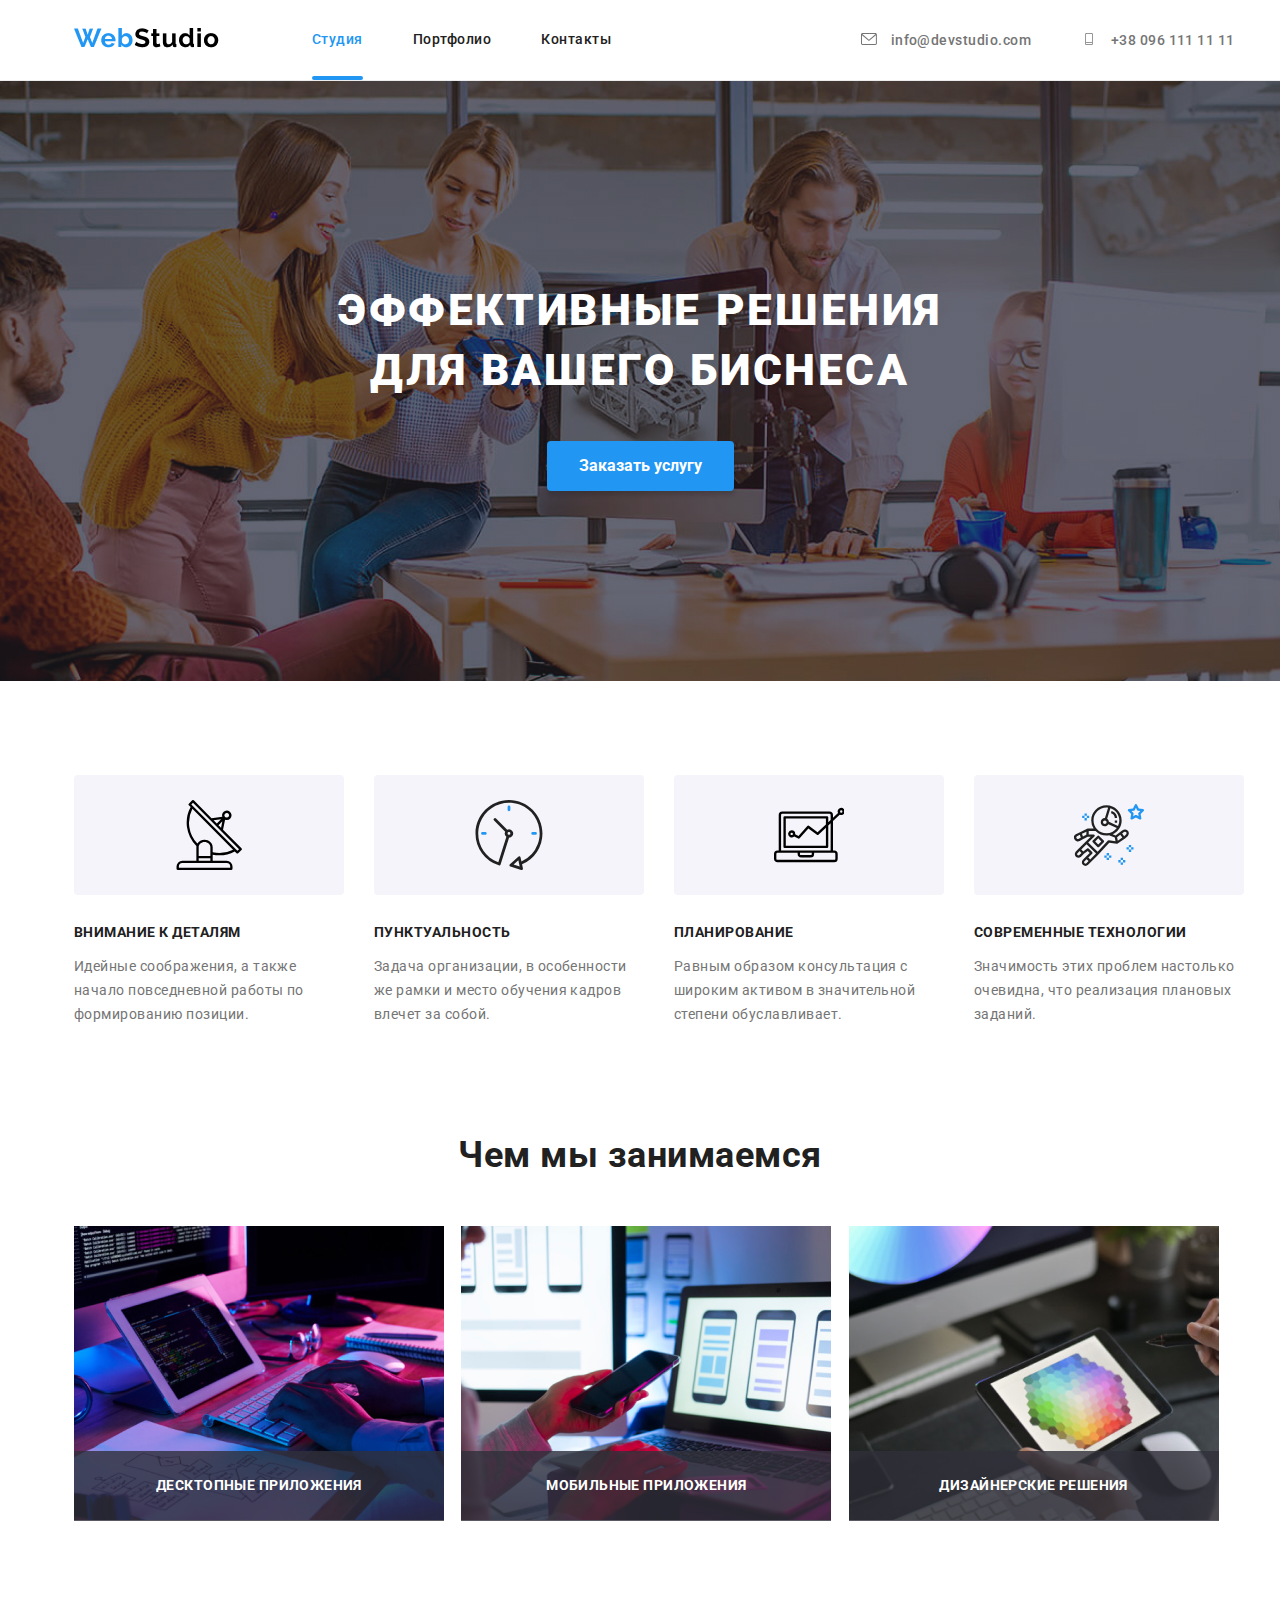
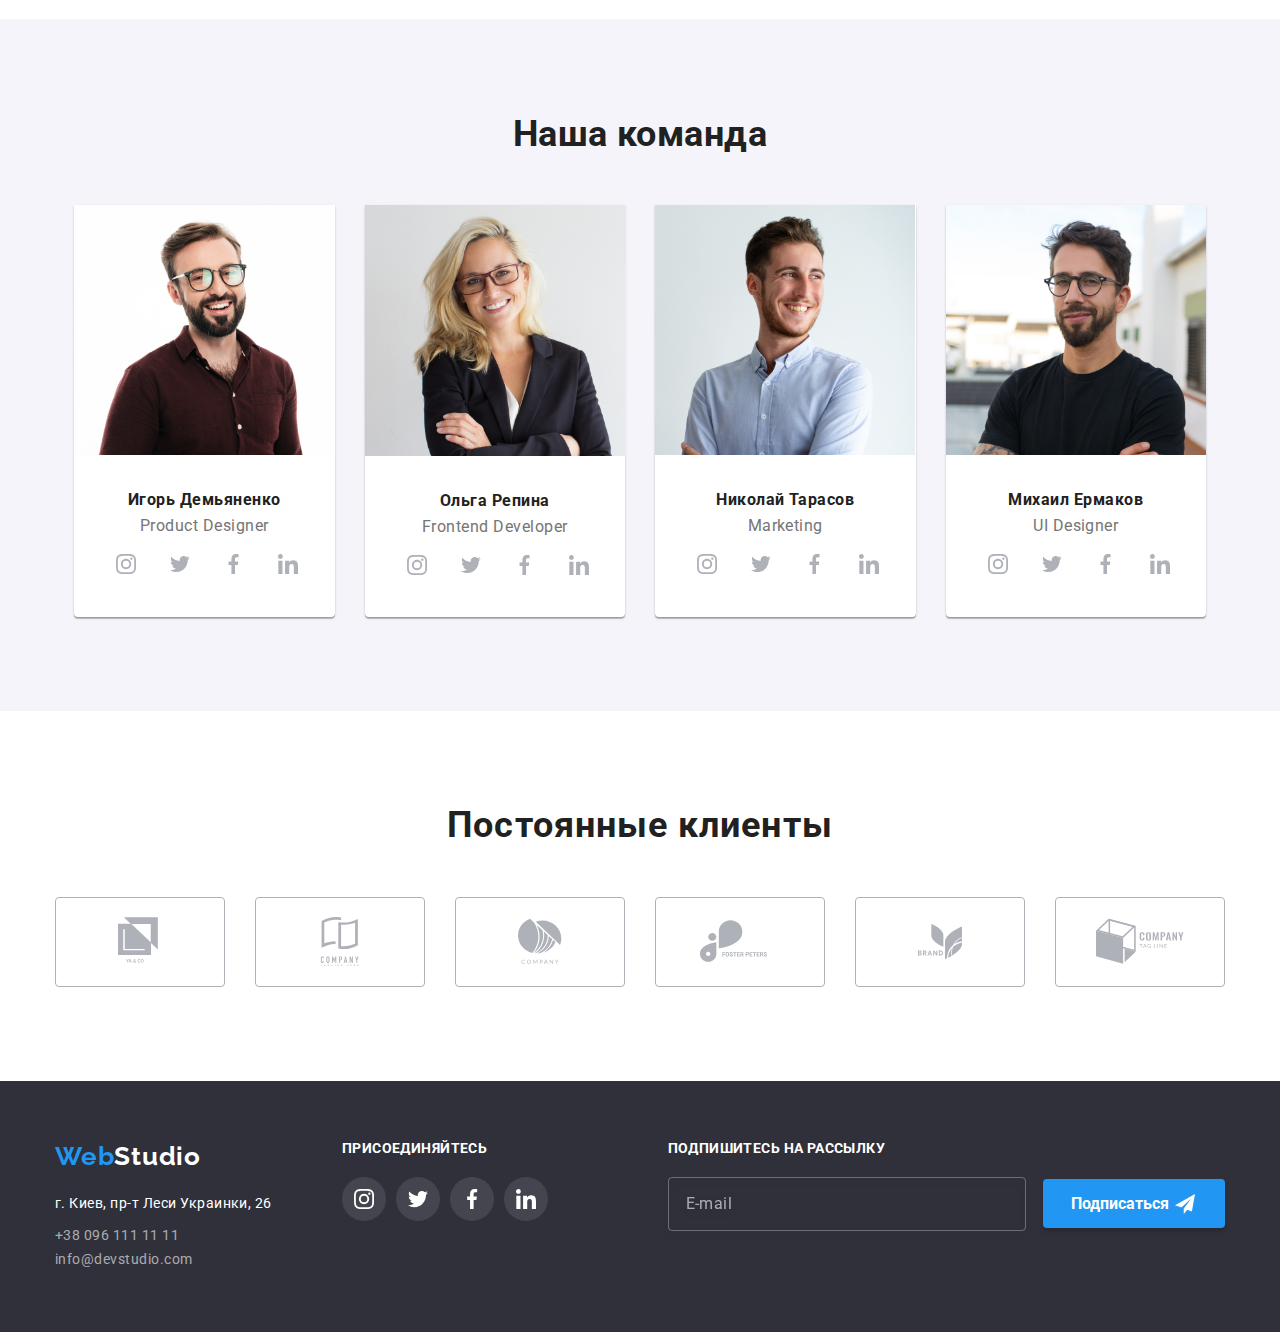
<file: index.html>
<!DOCTYPE html>
<html lang="ru">
  <head>
    <meta charset="UTF-8" />
    <title>bem-sass</title>
    <link rel="preconnect" href="https://fonts.gstatic.com" />
    <link
      href="https://fonts.googleapis.com/css2?family=Raleway:wght@700&family=Roboto:wght@400;500;700;900&display=swap"
      rel="stylesheet"
    />
    <link rel="stylesheet" href="./css/main.min.css" />
  </head>

  <body>
    <!--Шапка-->
    <header>
      <div class="container-header container">
        <nav class="container-header__nav">
          <a href="./index.html">
            <img src="./images/WebStudio.png" alt="logo" />
          </a>
          <ul class="container-header__list list">
            <li class="item">
              <a class="container-header__links current" href="./index.html">Студия</a>
            </li>
            <li class="item">
              <a class="container-header__links" href="portfolio.html">Портфолио</a>
            </li>
            <li class="item"><a class="container-header__links" href="">Контакты</a></li>
          </ul>
        </nav>
        <address>
          <ul class="auth-nav list">
            <li class="item list">
              <a class="auth-nav__contacts list" href="mailto:info@devstudio.com">
                <svg class="auth-nav__icons list">
                  <use href="./images/symbol-defs.svg#icon-mail"></use>
                </svg>
                info@devstudio.com</a
              >
            </li>
            <li class="item">
              <a class="auth-nav__contacts" href="tel:+380961111111">
                <svg class="auth-nav__icons list">
                  <use href="./images/symbol-defs.svg#icon-tel"></use>
                </svg>
                +38 096 111 11 11
              </a>
            </li>
          </ul>
        </address>
      </div>
    </header>
    <main>
      <section class="hero">
        <h1 class="hero__title list">
          ЭФФЕКТИВНЫЕ РЕШЕНИЯ<br />ДЛЯ ВАШЕГО БИСНЕСА
        </h1>
        <button data-open-modal class="hero__button">Заказать услугу</button>
      </section>
      <!--наші переваги-->
      <section class="benefits list">
        <div class="benefits__container">
          <h2 class="visualy-hidden list">наші переваги</h2>
          <ul class="benefits__list list">
            <li class="item">
              <div class="benefits__background">
                <svg class="benefits__icons">
                  <use href="./images/symbol-defs.svg#icon-antenna"></use>
                </svg>
              </div>
              <h3 class="benefits__title">Внимание к деталям</h3>
              <p class="benefits__text">
                Идейные соображения, а также начало повседневной работы по
                формированию позиции.
              </p>
            </li>
            <li>
              <div class="benefits__background">
                <svg class="benefits__icons">
                  <use href="./images/symbol-defs.svg#icon-clock"></use>
                </svg>
              </div>
              <h3 class="benefits__title">Пунктуальность</h3>
              <p class="benefits__text">
                Задача организации, в особенности же рамки и место обучения
                кадров влечет за собой.
              </p>
            </li>
            <li class="item">
              <div class="benefits__background">
                <svg class="benefits__icons">
                  <use href="./images/symbol-defs.svg#icon-computer"></use>
                </svg>
              </div>
              <h3 class="benefits__title">Планирование</h3>
              <p class="benefits__text">
                Равным образом консультация с широким активом в значительной
                степени обуславливает.
              </p>
            </li>
            <li class="item">
              <div class="benefits__background">
                <svg class="benefits__icons">
                  <use href="./images/symbol-defs.svg#icon-astronaut"></use>
                </svg>
              </div>
              <h3 class="benefits__title">Современные технологии</h3>
              <p class="benefits__text">
                Значимость этих проблем настолько очевидна, что реализация
                плановых заданий.
              </p>
            </li>
          </ul>
        </div>
      </section>
      <!--Чем мы занимаемся-->
      <section class="our-work list">
        <div class="our-work__container">
          <h2 class="our-work__feature list">Чем мы занимаемся</h2>
          <ul class="our-work__list list">
            <li class="item">
              <img src="./images/img.jpg" width="370" alt="фото роботи1" />
              <h3 class="our-work__title list">ДЕСКТОПНЫЕ ПРИЛОЖЕНИЯ</h3>
            </li>
            <li class="item">
              <img src="./images/img(1).jpg" width="370" alt="фото роботи2" />
              <h3 class="our-work__title list">МОБИЛЬНЫЕ ПРИЛОЖЕНИЯ</h3>
            </li>
            <li class="item">
              <img src="./images/img(2).jpg" width="370" alt="фото роботи3" />
              <h3 class="our-work__title list">ДИЗАЙНЕРСКИЕ РЕШЕНИЯ</h3>
            </li>
          </ul>
        </div>
      </section>
      <!--Наша команда-->
      <section class="team list">
        <div class="team__container">
          <h2 class="team__title list">Наша команда</h2>
          <ul class="team__work list">
            <li class="item list">
              <img
                src="./images/img(3).jpg"
                width="260"
                alt="Игорь Демьяненко"
              /><br />
              <div class="team__staff list">
                <h3 class="team__name list">Игорь Демьяненко</h3>
                <p class="team__positions">Product Designer</p>
              
              <ul class="team__networks list">
                <li class="networks-item list">
                  <a
                    class="team__social-link list"
                    href="https://www.instagram.com/"
                    target="_blank"
                  >
                    <svg class="team__icons list">
                      <use href="./images/symbol-defs.svg#icon-instagram"></use>
                    </svg>
                  </a>
                </li>
                <li class="networks-item list">
                  <a
                    class="team__social-link"
                    href="https://twitter.com/?lang=uk"
                    target="_blank"
                  >
                    <svg class="team__icons">
                      <use href="./images/symbol-defs.svg#icon-twitter"></use>
                    </svg>
                  </a>
                </li>
                <li>
                  <a
                    class="team__social-link"
                    href="https://uk-ua.facebook.com/"
                    target="_blank"
                  >
                    <svg class="team__icons">
                      <use href="./images/symbol-defs.svg#icon-facebook"></use>
                    </svg>
                  </a>
                </li>
                <li>
                  <a
                    class="team__social-link"
                    href="https://www.linkedin.com/"
                    target="_blank"
                  >
                    <svg class="team__icons">
                      <use href="./images/symbol-defs.svg#icon-linkedin"></use>
                    </svg>
                  </a>
                </li>
              </ul>
            </div>
            </li>
            <li class="item list">
              <img
                src="./images/img(4).jpg"
                width="261"
                alt="Ольга Репина"
              /><br />
              <div class="team__staff list">
                <h3 class="team__name list">Ольга Репина</h3>
                <p class="team__positions">Frontend Developer</p>
              
              <ul class="team__networks list">
                <li>
                  <a
                    class="team__social-link"
                    href="https://www.instagram.com/"
                    target="_blank"
                  >
                    <svg class="team__icons">
                      <use href="./images/symbol-defs.svg#icon-instagram"></use>
                    </svg>
                  </a>
                </li>
                <li>
                  <a
                    class="team__social-link"
                    href="https://twitter.com/?lang=uk"
                    target="_blank"
                  >
                    <svg class="team__icons">
                      <use href="./images/symbol-defs.svg#icon-twitter"></use>
                    </svg>
                  </a>
                </li>
                <li>
                  <a
                    class="team__social-link"
                    href="https://uk-ua.facebook.com/"
                    target="_blank"
                  >
                    <svg class="team__icons">
                      <use href="./images/symbol-defs.svg#icon-facebook"></use>
                    </svg>
                  </a>
                </li>
                <li>
                  <a
                    class="team__social-link"
                    href="https://www.linkedin.com/"
                    target="_blank"
                  >
                    <svg class="team__icons">
                      <use href="./images/symbol-defs.svg#icon-linkedin"></use>
                    </svg>
                  </a>
                </li>
              </ul>
            </div>
            </li>
            <li class="item list">
              <img
                src="./images/img(5).jpg"
                width="260"
                alt="Николай Тарасов"
              /><br />
              <div class="team__staff list">
                <h3 class="team__name list">Николай Тарасов</h3>
                <p class="team__positions">Marketing</p>
             
              <ul class="team__networks list">
                <li>
                  <a
                    class="team__social-link"
                    href="https://www.instagram.com/"
                    target="_blank"
                  >
                    <svg class="team__icons">
                      <use href="./images/symbol-defs.svg#icon-instagram"></use>
                    </svg>
                  </a>
                </li>
                <li>
                  <a
                    class="team__social-link"
                    href="https://twitter.com/?lang=uk"
                    target="_blank"
                  >
                    <svg class="team__icons">
                      <use href="./images/symbol-defs.svg#icon-twitter"></use>
                    </svg>
                  </a>
                </li>
                <li>
                  <a
                    class="team__social-link"
                    href="https://uk-ua.facebook.com/"
                    target="_blank"
                  >
                    <svg class="team__icons">
                      <use href="./images/symbol-defs.svg#icon-facebook"></use>
                    </svg>
                  </a>
                </li>
                <li>
                  <a
                    class="team__social-link"
                    href="https://www.linkedin.com/"
                    target="_blank"
                  >
                    <svg class="team__icons">
                      <use href="./images/symbol-defs.svg#icon-linkedin"></use>
                    </svg>
                  </a>
                </li>
              </ul>
            </div>
            </li>
            <li class="item list">
              <img
                src="./images/img(6).jpg"
                width="260"
                alt="Михаил Ермаков"
              /><br />
              <div class="team__staff list">
                <h3 class="team__name list">Михаил Ермаков</h3>
                <p class="team__positions">UI Designer</p>
              
              <ul class="team__networks list">
                <li>
                  <a
                    class="team__social-link"
                    href="https://www.instagram.com/"
                    target="_blank"
                  >
                    <svg class="team__icons">
                      <use href="./images/symbol-defs.svg#icon-instagram"></use>
                    </svg>
                  </a>
                </li>
                <li>
                  <a
                    class="team__social-link"
                    href="https://twitter.com/?lang=uk/"
                    target="_blank"
                  >
                    <svg class="team__icons">
                      <use href="./images/symbol-defs.svg#icon-twitter"></use>
                    </svg>
                  </a>
                </li>
                <li>
                  <a
                    class="team__social-link"
                    href="https://uk-ua.facebook.com/"
                    target="_blank"
                  >
                    <svg class="team__icons">
                      <use href="./images/symbol-defs.svg#icon-facebook"></use>
                    </svg>
                  </a>
                </li>
                <li>
                  <a
                    class="team__social-link"
                    href="https://www.linkedin.com/"
                    target="_blank"
                  >
                    <svg class="team__icons">
                      <use href="./images/symbol-defs.svg#icon-linkedin"></use>
                    </svg>
                  </a>
                </li>
              </ul>
            </div>
            </li>
          </ul>
        </div>
      </section>
      <!--наші клієнти-->
      <section class="clients">
        <h3 class="clients__title list">Постоянные клиенты</h3>
        <ul class="clients__icons list">
          <li class="item">
            <a href="#" class="clients__link">
              <svg class="clients__logo" width="44" height="49">
                <use href="./images/symbol-defs.svg#icon-logo-1"></use>
              </svg>
            </a>
          </li>
          <li class="item">
            <a class="clients__link" href="#"
              ><svg class="clients__logo" width="44" height="49">
                <use href="./images/symbol-defs.svg#icon-logo-2"></use>
              </svg>
            </a>
          </li>
          <li class="item">
            <a class="clients__link" href="#">
              <svg class="clients__logo" width="44" height="49">
                <use href="./images/symbol-defs.svg#icon-logo-3"></use>
              </svg>
            </a>
          </li>
          <li class="item">
            <a class="clients__link" href="#"
              ><svg class="clients__logo" width="80" height="49">
                <use href="./images/symbol-defs.svg#icon-logo-4"></use>
              </svg>
            </a>
          </li>
          <li class="item">
            <a class="clients__link" href="#"
              ><svg class="clients__logo" width="44" height="49">
                <use href="./images/symbol-defs.svg#icon-logo-5"></use>
              </svg>
            </a>
          </li>
          <li class="item">
            <a class="clients__link" href="#"
              ><svg class="clients__logo" width="88" height="49">
                <use href="./images/symbol-defs.svg#icon-logo-6"></use>
              </svg>
            </a>
          </li>
        </ul>
      </section>
    </main>
    <footer>
      <div class="footer__container">
        <div>
          <a href="./index.html"
            ><span class="web">Web</span><span class="studio">Studio</span>
          </a>
          <address>
            <p class="footer__address">г. Киев, пр-т Леси Украинки, 26</p>
            <a class="footer__tel" href="tel:+380961111111">+38 096 111 11 11</a><br />
            <a class="footer__email" href="mailto:info@devstudio.com"
              >info@devstudio.com</a
            >
          </address>
        </div>
        <div class="footer__end">
          <h3 class="footer__join list">ПРИСОЕДИНЯЙТЕСЬ</h3>
          <ul class="footer-networks">
            <li>
              <a
                class="footer__social-links"
                href="https://www.instagram.com/"
                target="_blank"
              >
                <svg class="footer__icons">
                  <use href="./images/symbol-defs.svg#icon-instagram-2"></use>
                </svg>
              </a>
            </li>
            <li>
              <a
                class="footer__social-links"
                href="https://www.instagram.com/"
                target="_blank"
              >
                <svg class="footer__icons">
                  <use href="./images/symbol-defs.svg#icon-twitter-1"></use>
                </svg>
              </a>
            </li>
            <li>
              <a
                class="footer__social-links"
                href="https://www.instagram.com/"
                target="_blank"
              >   
                <svg class="footer__icons">
                  <use href="./images/symbol-defs.svg#icon-facebook-1"></use>
                </svg>
              </a>
            </li>
            <li>
              <a
                class="footer__social-links"
                href="https://www.instagram.com/"
                target="_blank"
              >
                <svg class="footer__icons">
                  <use href="./images/symbol-defs.svg#icon-linkedin-1"></use>
                </svg>
              </a>
            </li>
          </ul>
        </div>
        <div class="footer__form">
          <h3 class="footer__join list">Подпишитесь на рассылку</h3>
          <form>
            <input class="footer__form-input" type="email" placeholder="E-mail" />

            <button class="footer__form-button" type="submit">
              Подписаться
              <svg class="footer__form-icon" width="24" height="20">
                <use href="./images/symbol-defs.svg#icon-send"></use>
              </svg>
            </button>
          </form>
        </div>
      </div>
    </footer>

    <div class="backdrop is-hidden" data-backdrop>
      <div class="modal list">
        <button class="modal-btn list" data-close-modal>
          <svg width="20" height="20">
            <use href="./images/symbol-defs.svg#icon-close"></use>
          </svg>
        </button>
        <div class="modal-form list">
          <h3 class="modal-form-title list">
            Оставьте свои данные, мы вам перезвоним
          </h3>
          <form class="form-list">
            <div class="form-fild list">
              <label for="name">Имя</label>
              <input type="text" id="name" class="input" />
              <svg height="16" width="16">
                <use href="./images/symbol-defs.svg#icon-person"></use>
              </svg>
            </div>
            <div class="form-fild list">
              <label for="tel">Телефон</label>
              <input type="tel" id="tel" class="input" />
              <svg height="16" width="16">
                <use href="./images/symbol-defs.svg#icon-tel-2"></use>
              </svg>
            </div>
            <div class="form-fild list">
              <label for="email">Почта</label>
              <input type="email" id="email" class="input" />
              <svg height="16" width="16">
                <use href="./images/symbol-defs.svg#icon-mail-2"></use>
              </svg>
            </div>
            <div class="form-fild list">
              <label for="comet">Комментарий</label>
              <textarea
                class="textarea"
                id="comet"
                cols="5"
                rows="7"
                
                placeholder="Введите текст"
              ></textarea>
            </div>
            <div class="form-checkbox list">
              <label class="checkbox-label">
                <input type="checkbox" class="checkbox" />
                <span class="checkbox-icon"></span>
                 Соглашаюсь с рассылкой и принимаю&nbsp;
                <span
                  ><a class="conditions list" href="#" >Условия договора </a>
              </span>               
             </label>
            </div>
            <button class="button-modal list">Отправить</button>
          </form>
        </div>
      </div>
    </div>
    <script>
      const refs = {
        openModalBtn: document.querySelector("[data-open-modal]"),
        closeModalBtn: document.querySelector("[data-close-modal]"),
        backdrop: document.querySelector("[data-backdrop]"),
      };

      refs.openModalBtn.addEventListener("click", toggleModal);
      refs.closeModalBtn.addEventListener("click", toggleModal);

      refs.backdrop.addEventListener("click", logBackdropClick);

      function toggleModal() {
        refs.backdrop.classList.toggle("is-hidden");
      }

      function logBackdropClick() {
        console.log("Это клик в бекдроп");
      }
    </script>
  </body>
</html>
</file>
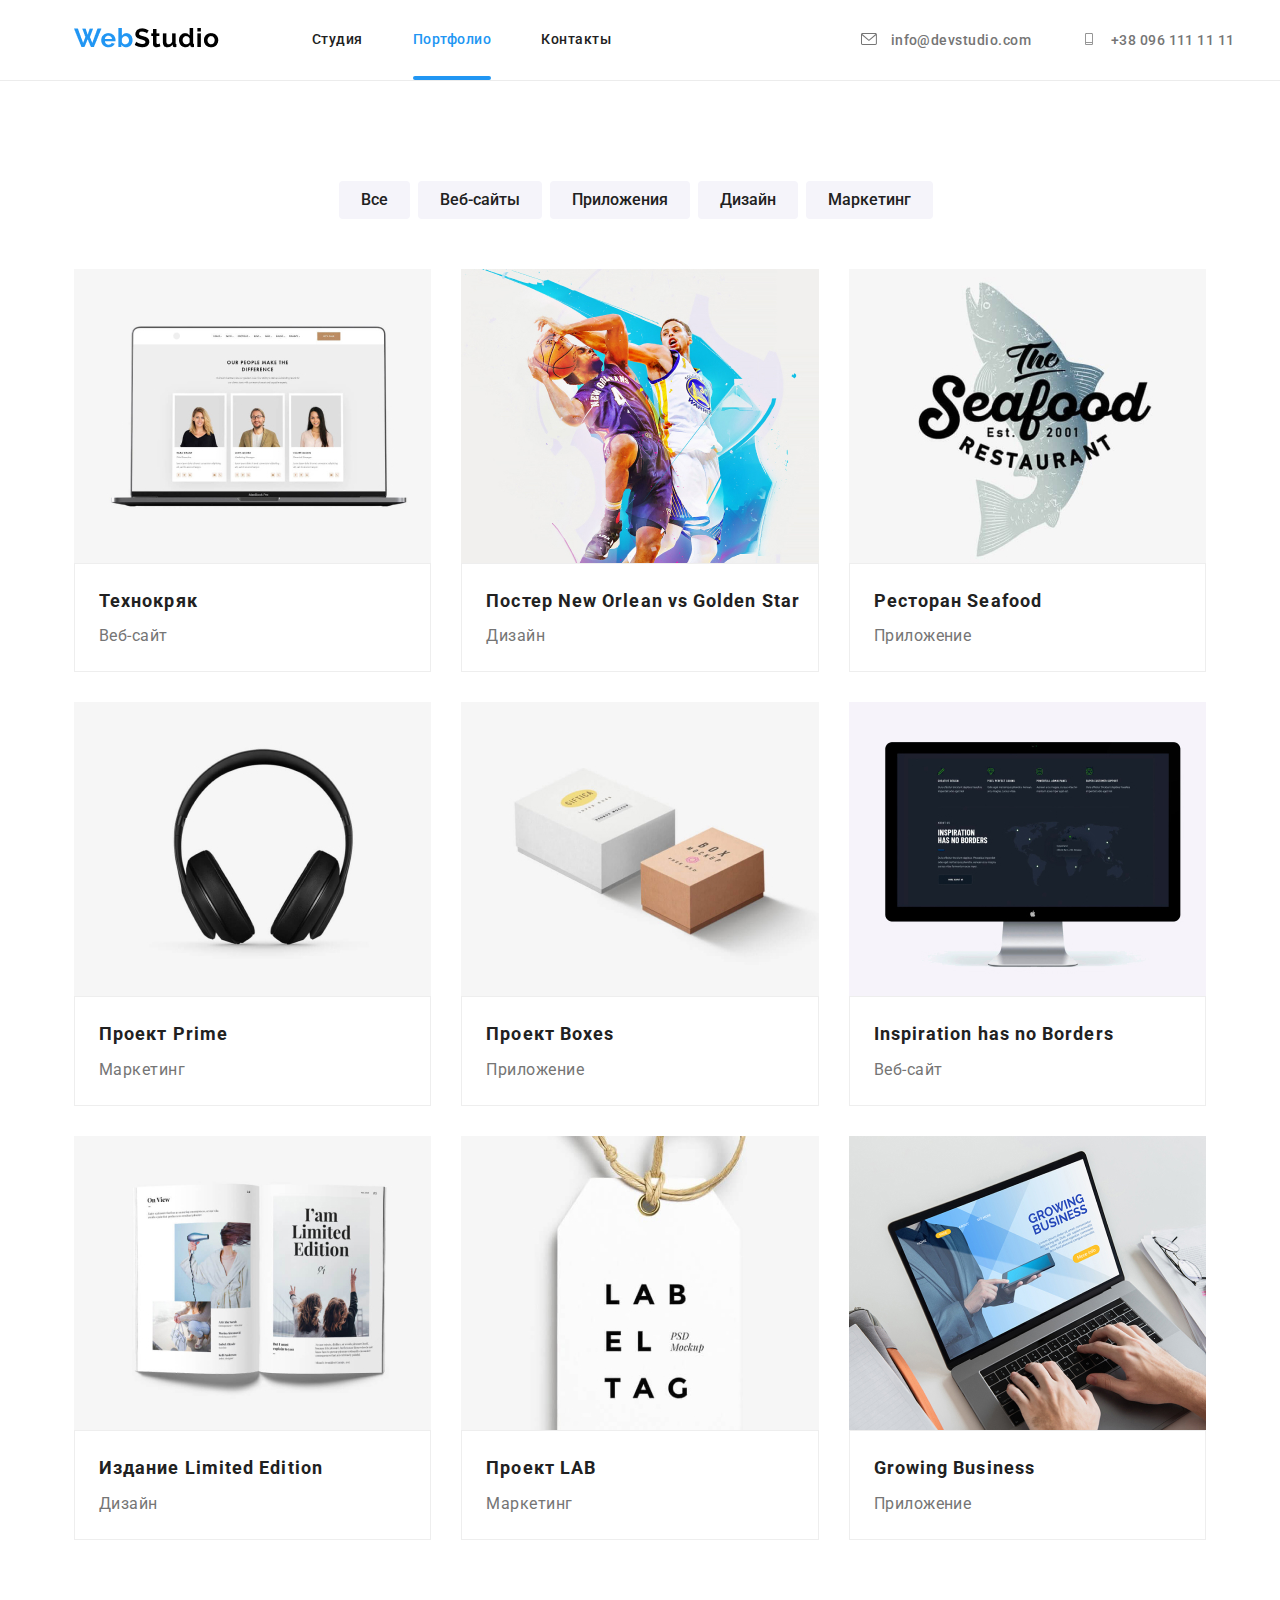
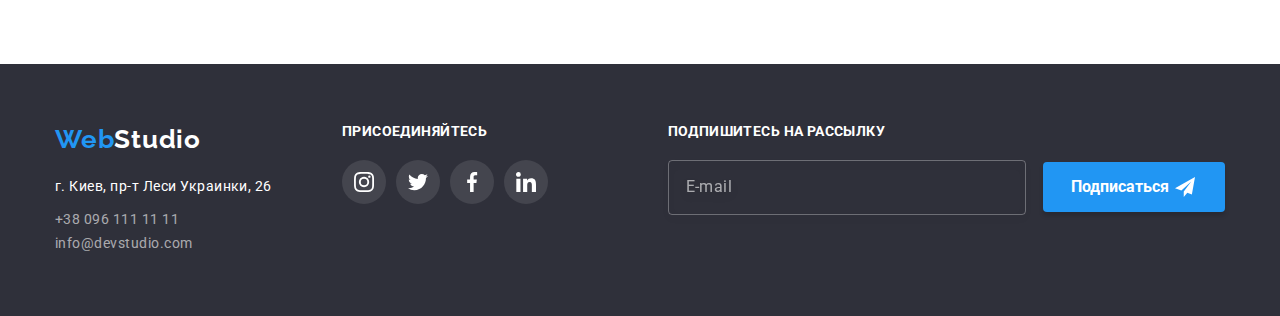
<file: portfolio.html>
<!DOCTYPE html>
<html lang="ru">
  <head>
    <meta charset="UTF-8" />
    <title>portfolio</title>
    <link rel="preconnect" href="https://fonts.gstatic.com" />
    <link
      href="https://fonts.googleapis.com/css2?family=Raleway:wght@700&family=Roboto:wght@400;500;700;900&display=swap"
      rel="stylesheet"
    />
    <link rel="stylesheet" href="./css/main.min.css" />
  </head>

  <body>
    <!--Шапка-->
    <header>
      <div class="container-header container">
        <nav class="container-header__nav">
          <a href="./index.html">
            <img src="./images/WebStudio.png" alt="logo" />
          </a>
          <ul class="container-header__list list">
            <li class="item">
              <a class="container-header__links" href="./index.html">Студия</a>
            </li>
            <li class="item">
              <a class="container-header__links current" href="portfolio.html">Портфолио</a>
            </li>
            <li class="item"><a class="container-header__links" href="">Контакты</a></li>
          </ul>
        </nav>
        <address>
          <ul class="auth-nav list">
            <li class="item list">
              <a class="auth-nav__contacts list" href="mailto:info@devstudio.com">
                <svg class="auth-nav__icons list">
                  <use href="./images/symbol-defs.svg#icon-mail"></use>
                </svg>
                info@devstudio.com</a
              >
            </li>
            <li class="item">
              <a class="auth-nav__contacts" href="tel:+380961111111">
                <svg class="auth-nav__icons list">
                  <use href="./images/symbol-defs.svg#icon-tel"></use>
                </svg>
                +38 096 111 11 11
              </a>
            </li>
          </ul>
        </address>
      </div>
    </header>
    <main>
      <!--Фільтри-->

      <section class="galery list">
        <div class="galery__container list">
          <h2 class="visualy-hidden">Портфолио</h2>
          <ul class="galery__filters list">
            <li class="item">
              <button class="galery__portfolio-buttons" type="button">Все</button>
            </li>
            <li class="item">
              <button class="galery__portfolio-buttons" type="button">Веб-сайты</button>
            </li>

            <li class="item">
              <button class="galery__portfolio-buttons" type="button">
                Приложения
              </button>
            </li>
            <li class="item">
              <button class="galery__portfolio-buttons" type="button">Дизайн</button>
            </li>
            <li class="item">
              <button class="galery__portfolio-buttons" type="button">Маркетинг</button>
            </li>
          </ul>
        </div>
        <!--Приклади-->
        <div class="examples__container list">
          <ul class="examples__list list">
            <li class="item list">
              <a href="#" class="examples__card-portfolio">
                <div class="examples__thumb list">
                  <img
                    src="./images/tehnocrac.jpg"
                    alt="Пример сайта открыт на макбуке"
                    width="370"
                    class="examples__image"
                  />
                  <div class="examples__overlay-portfolio list">
                    <p class="examples__exposition">
                      Технокряк это современная площадка распространения
                      коронавируса. Компании используют эту платформу для
                      цифрового шпионажа и атак на защищённые сервера
                      конкурентов.
                    </p>
                  </div>
                </div>
                <div class="examples__card list">
                  <h3 class="examples__projects-names list">Технокряк</h3>
                  <p class="examples__types-work list">Веб-сайт</p>
                </div>
              </a>
            </li>

            <li class="item list">
              <a href="#" class="examples__card-portfolio">
                <div class="examples__thumb list">
                  <img
                    src="./images/poster.jpg"
                    alt="Пример сайта открыт на макбуке"
                    width="370"
                    class="examples__image"
                  />
                  <div class="examples__overlay-portfolio list">
                    <p class="examples__exposition">
                      Технокряк это современная площадка распространения
                      коронавируса. Компании используют эту платформу для
                      цифрового шпионажа и атак на защищённые сервера
                      конкурентов.
                    </p>
                  </div>
                </div>
                <div class="examples__card">
                  <h3 class="examples__projects-names list">
                    Постер New Orlean vs Golden Star
                  </h3>
                  <p class="examples__types-work list">Дизайн</p>
                </div>
              </a>
            </li>
            <li class="item list">
              <a href="#" class="examples__card-portfolio">
                <div class="examples__thumb list">
                  <img
                    src="./images/seafood.jpg"
                    alt="Пример сайта открыт на макбуке"
                    width="370"
                    class="examples__image"
                  />
                  <div class="examples__overlay-portfolio list">
                    <p class="examples__exposition">
                      Технокряк это современная площадка распространения
                      коронавируса. Компании используют эту платформу для
                      цифрового шпионажа и атак на защищённые сервера
                      конкурентов.
                    </p>
                  </div>
                </div>

                <div class="examples__card">
                  <h3 class="examples__projects-names list">Ресторан Seafood</h3>
                  <p class="examples__types-work list">Приложение</p>
                </div>
              </a>
            </li>
            <li class="item list">
              <a href="#" class="examples__card-portfolio">
                <div class="examples__thumb list">
                  <img
                    src="./images/prime.jpg"
                    alt="Пример сайта открыт на макбуке"
                    width="370"
                    class="examples__image"
                  />
                  <div class="examples__overlay-portfolio list">
                    <p class="examples__exposition">
                      Технокряк это современная площадка распространения
                      коронавируса. Компании используют эту платформу для
                      цифрового шпионажа и атак на защищённые сервера
                      конкурентов.
                    </p>
                  </div>
                </div>

                <div class="examples__card">
                  <h3 class="examples__projects-names list">Проект Prime</h3>
                  <p class="examples__types-work list">Маркетинг</p>
                </div>
              </a>
            </li>
            <li class="item list">
              <a href="#" class="examples__card-portfolio">
                <div class="examples__thumb list">
                  <img
                    src="./images/boxes.jpg"
                    alt="Пример сайта открыт на макбуке"
                    width="370"
                    class="examples__image"
                  />
                  <div class="examples__overlay-portfolio list">
                    <p class="examples__exposition">
                      Технокряк это современная площадка распространения
                      коронавируса. Компании используют эту платформу для
                      цифрового шпионажа и атак на защищённые сервера
                      конкурентов.
                    </p>
                  </div>
                </div>

                <div class="examples__card">
                  <h3 class="examples__projects-names list">Проект Boxes</h3>
                  <p class="examples__types-work list">Приложение</p>
                </div>
              </a>
            </li>
            <li class="item list">
              <a href="#" class="examples__card-portfolio">
                <div class="examples__thumb list">
                  <img
                    src="./images/borders.jpg"
                    alt="Пример сайта открыт на макбуке"
                    width="370"
                    class="examples__image"
                  />
                  <div class="examples__overlay-portfolio list">
                    <p class="examples__exposition">
                      Технокряк это современная площадка распространения
                      коронавируса. Компании используют эту платформу для
                      цифрового шпионажа и атак на защищённые сервера
                      конкурентов.
                    </p>
                  </div>
                </div>
                <div class="examples__card">
                  <h3 class="examples__projects-names list">
                    Inspiration has no Borders
                  </h3>
                  <p class="examples__types-work list">Веб-сайт</p>
                </div>
              </a>
            </li>
            <li class="item list">
              <a href="#" class="examples__card-portfolio">
                <div class="examples__thumb list">
                  <img
                    src="./images/edition.jpg"
                    alt="Пример сайта открыт на макбуке"
                    width="370"
                    class="examples__image"
                  />
                  <div class="examples__overlay-portfolio list">
                    <p class="examples__exposition">
                      Технокряк это современная площадка распространения
                      коронавируса. Компании используют эту платформу для
                      цифрового шпионажа и атак на защищённые сервера
                      конкурентов.
                    </p>
                  </div>
                </div>
                <div class="examples__card">
                  <h3 class="examples__projects-names list">Издание Limited Edition</h3>
                  <p class="examples__types-work list">Дизайн</p>
                </div>
              </a>
            </li>
            <li class="item list">
              <a href="#" class="examples__card-portfolio">
                <div class="examples__thumb list">
                  <img
                    src="./images/lab.jpg"
                    alt="Пример сайта открыт на макбуке"
                    width="370"
                    class="examples__image"
                  />
                  <div class="examples__overlay-portfolio list">
                    <p class="examples__exposition">
                      Технокряк это современная площадка распространения
                      коронавируса. Компании используют эту платформу для
                      цифрового шпионажа и атак на защищённые сервера
                      конкурентов.
                    </p>
                  </div>
                </div>
                <div class="examples__card">
                  <h3 class="examples__projects-names list">Проект LAB</h3>
                  <p class="examples__types-work list">Маркетинг</p>
                </div>
              </a>
            </li>
            <li class="item list">
              <a href="#" class="examples__card-portfolio">
                <div class="examples__thumb list">
                  <img
                    src="./images/growing.jpg"
                    alt="Пример сайта открыт на макбуке"
                    width="370"
                    class="examples__image"
                  />
                  <div class="examples__overlay-portfolio list">
                    <p class="examples__exposition">
                      Технокряк это современная площадка распространения
                      коронавируса. Компании используют эту платформу для
                      цифрового шпионажа и атак на защищённые сервера
                      конкурентов.
                    </p>
                  </div>
                </div>
                <div class="examples__card">
                  <h3 class="examples__projects-names list">Growing Business</h3>
                  <p class="examples__types-work list">Приложение</p>
                </div>
              </a>
            </li>
          </ul>
        </div>
      </section>
    </main>
    <footer>
      <div class="footer__container">
        <div>
          <a href="./index.html"
            ><span class="web">Web</span><span class="studio">Studio</span>
          </a>
          <address>
            <p class="footer__address">г. Киев, пр-т Леси Украинки, 26</p>
            <a class="footer__tel" href="tel:+380961111111">+38 096 111 11 11</a><br />
            <a class="footer__email" href="mailto:info@devstudio.com"
              >info@devstudio.com</a
            >
          </address>
        </div>
        <div class="footer__end">
          <h3 class="footer__join list">ПРИСОЕДИНЯЙТЕСЬ</h3>
          <ul class="footer-networks">
            <li>
              <a
                class="footer__social-links"
                href="https://www.instagram.com/"
                target="_blank"
              >
                <svg class="footer__icons">
                  <use href="./images/symbol-defs.svg#icon-instagram-2"></use>
                </svg>
              </a>
            </li>
            <li>
              <a
                class="footer__social-links"
                href="https://www.instagram.com/"
                target="_blank"
              >
                <svg class="footer__icons">
                  <use href="./images/symbol-defs.svg#icon-twitter-1"></use>
                </svg>
              </a>
            </li>
            <li>
              <a
                class="footer__social-links"
                href="https://www.instagram.com/"
                target="_blank"
              >   
                <svg class="footer__icons">
                  <use href="./images/symbol-defs.svg#icon-facebook-1"></use>
                </svg>
              </a>
            </li>
            <li>
              <a
                class="footer__social-links"
                href="https://www.instagram.com/"
                target="_blank"
              >
                <svg class="footer__icons">
                  <use href="./images/symbol-defs.svg#icon-linkedin-1"></use>
                </svg>
              </a>
            </li>
          </ul>
        </div>
        <div class="footer__form">
          <h3 class="footer__join list">Подпишитесь на рассылку</h3>
          <form>
            <input class="footer__form-input" type="email" placeholder="E-mail" />

            <button class="footer__form-button" type="submit">
              Подписаться
              <svg class="footer__form-icon" width="24" height="20">
                <use href="./images/symbol-defs.svg#icon-send"></use>
              </svg>
            </button>
          </form>
        </div>
      </div>
    </footer>
  </body>
</html>
</file>
<file: css/main.min.css>
/*! modern-normalize v1.0.0 | MIT License | https://github.com/sindresorhus/modern-normalize */*,*::before,*::after{-webkit-box-sizing:border-box;box-sizing:border-box}:root{-moz-tab-size:4;-o-tab-size:4;tab-size:4}html{line-height:1.15;-webkit-text-size-adjust:100%}body{margin:0}body{font-family:system-ui,-apple-system,"Segoe UI",Roboto,Helvetica,Arial,sans-serif,"Apple Color Emoji","Segoe UI Emoji"}hr{height:0;color:inherit}abbr[title]{-webkit-text-decoration:underline dotted;text-decoration:underline dotted}b,strong{font-weight:bolder}code,kbd,samp,pre{font-family:ui-monospace, SFMono-Regular, Consolas, "Liberation Mono", Menlo, monospace;font-size:1em}small{font-size:80%}sub,sup{font-size:75%;line-height:0;position:relative;vertical-align:baseline}sub{bottom:-0.25em}sup{top:-0.5em}table{text-indent:0;border-color:inherit}button,input,optgroup,select,textarea{font-family:inherit;font-size:100%;line-height:1.15;margin:0}button,select{text-transform:none}button,[type="button"],[type="reset"],[type="submit"]{-webkit-appearance:button}::-moz-focus-inner{border-style:none;padding:0}:-moz-focusring{outline:1px dotted ButtonText}:-moz-ui-invalid{box-shadow:none}legend{padding:0}progress{vertical-align:baseline}::-webkit-inner-spin-button,::-webkit-outer-spin-button{height:auto}[type="search"]{-webkit-appearance:textfield;outline-offset:-2px}::-webkit-search-decoration{-webkit-appearance:none}::-webkit-file-upload-button{-webkit-appearance:button;font:inherit}summary{display:list-item}body{font-family:"Roboto";color:#212121;letter-spacing:0.03em;font-weight:400;margin:0}.list{padding:0;margin:0;list-style:none}.container{margin-left:auto;margin-right:auto;width:1172px;padding-left:20px;padding-right:20px;outline:2px solid transparent}a{text-decoration:none}ul{list-style-type:none}.visualy-hidden{position:absolute;clip:rect(0 0 0 0);width:1px;height:1px;margin:-1px}header{border-bottom:1px solid #ececec}.container-header{display:-webkit-box;display:-ms-flexbox;display:flex;-webkit-box-align:center;-ms-flex-align:center;align-items:center}.container-header__nav{display:-webkit-box;display:-ms-flexbox;display:flex;-webkit-box-align:center;-ms-flex-align:center;align-items:center}.container-header__list{display:-webkit-box;display:-ms-flexbox;display:flex}.container-header__list .item{margin-right:50px}.container-header__list .item:last-child{margin-right:0}.container-header__list .item:first-child{margin-left:93px}.container-header__list .container-header__links{display:block;position:relative;padding-top:32px;padding-bottom:32px;font-weight:500;font-size:14px;line-height:1.14;color:#212121;-webkit-transition:color 250ms cubic-bezier(0.4, 0, 0.2, 1);transition:color 250ms cubic-bezier(0.4, 0, 0.2, 1)}.container-header__list .container-header__links.current,.container-header__list .container-header__links:hover,.container-header__list .container-header__links:focus{color:#2196f3}.container-header__links::after{content:"";position:absolute;left:0;bottom:0;display:block;width:100%;height:4px;background:#2196f3;border-radius:2px;-webkit-transform:scaleX(0);transform:scaleX(0);opacity:0;-webkit-transition:opacity 250ms cubic-bezier(0.4, 0, 0.2, 1),-webkit-transform 250ms cubic-bezier(0.4, 0, 0.2, 1);transition:opacity 250ms cubic-bezier(0.4, 0, 0.2, 1),-webkit-transform 250ms cubic-bezier(0.4, 0, 0.2, 1);transition:transform 250ms cubic-bezier(0.4, 0, 0.2, 1),opacity 250ms cubic-bezier(0.4, 0, 0.2, 1);transition:transform 250ms cubic-bezier(0.4, 0, 0.2, 1),opacity 250ms cubic-bezier(0.4, 0, 0.2, 1),-webkit-transform 250ms cubic-bezier(0.4, 0, 0.2, 1)}.container-header__links.current::after,.container-header__links:hover::after,.container-header__links:focus::after{-webkit-transform:scaleX(1);transform:scaleX(1);background:#2196f3;opacity:1}.auth-nav__contacts{font-weight:500;font-size:14px;line-height:16px;color:#757575;font-style:normal;-webkit-transition:color 250ms cubic-bezier(0.4, 0, 0.2, 1);transition:color 250ms cubic-bezier(0.4, 0, 0.2, 1)}.auth-nav__contacts:hover,.auth-nav__contacts:focus{color:#2196f3}.auth-nav__icons{width:16px;height:12px;margin-right:10px;fill:currentColor}.auth-nav{display:-webkit-box;display:-ms-flexbox;margin-left:auto}.auth-nav .item{margin-left:250px}.auth-nav .item+.item{margin-left:50px}.hero{max-width:1600px;height:600px;margin-left:auto;margin-right:auto;background-color:rgba(47,48,58,0.4);background-image:-webkit-gradient(linear, left top, right top, from(rgba(47,48,58,0.4)), to(rgba(47,48,58,0.4))),url(../images/fon.jpg);background-image:linear-gradient(to right, rgba(47,48,58,0.4), rgba(47,48,58,0.4)),url(../images/fon.jpg);background-repeat:no-repeat;background-size:cover;background-position:center;padding-bottom:94px}.hero__title{text-align:center;letter-spacing:0.06em;color:#fff;font-weight:900;font-size:44px;line-height:1.36;margin-bottom:40px;padding-top:200px}.hero__button{display:-webkit-box;display:-ms-flexbox;display:flex;margin-right:auto;margin-left:auto;-webkit-box-shadow:0px 4px 4px rgba(0,0,0,0.15);box-shadow:0px 4px 4px rgba(0,0,0,0.15);border-radius:4px;padding-right:32px;padding-left:32px;padding-top:10px;padding-bottom:10px;color:#fff;background:#2196f3;font-weight:700;font-size:16px;line-height:1.87;border:#ffffff}.benefits{padding-top:94px;padding-bottom:94px}.benefits__container{margin-left:auto;margin-right:auto;width:1172px;padding-left:20px;padding-right:20px;outline:2px solid transparent}.benefits__background{width:270px;height:120px;background:#f5f4fa;border-radius:4px;margin-bottom:30px;padding:25px 100px}.benefits__icons{width:70px;height:70px}.benefits__list{display:-webkit-box;display:-ms-flexbox;display:flex}.benefits__title{font-weight:700;font-size:14px;line-height:1.14;text-transform:uppercase;margin-bottom:10px}.benefits__text{font-size:14px;line-height:1.7;color:#757575;width:270px;-webkit-box-orient:horizontal;-webkit-box-direction:normal;-ms-flex-direction:row;flex-direction:row;margin-right:30px}.our-work{padding-bottom:94px}.our-work__container{margin-left:auto;margin-right:auto;width:1172px;padding-left:20px;padding-right:20px;outline:2px solid transparent}.our-work__list{display:-webkit-box;display:-ms-flexbox;display:flex;-ms-flex-wrap:wrap;flex-wrap:wrap;-webkit-box-pack:justify;-ms-flex-pack:justify;justify-content:space-between}.our-work__list .item{position:relative;width:calc((100% - 60px) / 3);margin-right:30px}.our-work__list .item:nth-child(3n){margin-right:0}.our-work__title{position:absolute;bottom:4px;left:0;padding-top:27px;padding-bottom:27px;width:370px;text-align:center;font-weight:700;font-size:14px;line-height:1.14;letter-spacing:0.03em;color:#ffffff;background:rgba(47,48,58,0.8)}.our-work__feature{font-weight:700;font-size:36px;line-height:1.17;text-align:center;margin-bottom:50px}.team{padding-bottom:94px;background:#f5f4fa;padding-top:94px}.team__container{margin-left:auto;margin-right:auto;width:1172px;padding-left:20px;padding-right:20px;outline:2px solid transparent}.team__title{font-weight:700;font-size:36px;line-height:1.17;text-align:center;margin-bottom:50px}.team__work{display:-webkit-box;display:-ms-flexbox;display:flex;-ms-flex-wrap:wrap;flex-wrap:wrap;-webkit-box-pack:justify;-ms-flex-pack:justify;justify-content:space-between}.team__work .item{width:calc((100% - 90px) / 4);margin-right:30px;background:#ffffff;border-radius:0px 0px 4px 4px;-webkit-box-shadow:0px 1px 3px rgba(0,0,0,0.12),0px 1px 1px rgba(0,0,0,0.14),0px 2px 1px rgba(0,0,0,0.2);box-shadow:0px 1px 3px rgba(0,0,0,0.12),0px 1px 1px rgba(0,0,0,0.14),0px 2px 1px rgba(0,0,0,0.2)}.team__work .item:nth-child(4n){margin-right:0}.team__staff{padding:30px}.team__name{font-size:16px;line-height:1.19;text-align:center;margin-bottom:10px}.team__positions{font-size:16px;line-height:1.19px;color:#757575;text-align:center}.team__networks{display:-webkit-box;display:-ms-flexbox;display:flex}.team__social-link{display:-webkit-box;display:-ms-flexbox;display:flex;color:#afb1b8;padding:0;border:none;width:44px;height:44px;border-radius:50%;background-color:#fff;-webkit-box-pack:center;-ms-flex-pack:center;justify-content:center;-webkit-box-align:center;-ms-flex-align:center;align-items:center;margin-right:10px;-webkit-transition:color 250ms cubic-bezier(0.4, 0, 0.2, 1),background-color 250ms cubic-bezier(0.4, 0, 0.2, 1),-webkit-box-shadow 250ms cubic-bezier(0.4, 0, 0.2, 1);transition:color 250ms cubic-bezier(0.4, 0, 0.2, 1),background-color 250ms cubic-bezier(0.4, 0, 0.2, 1),-webkit-box-shadow 250ms cubic-bezier(0.4, 0, 0.2, 1);transition:color 250ms cubic-bezier(0.4, 0, 0.2, 1),background-color 250ms cubic-bezier(0.4, 0, 0.2, 1),box-shadow 250ms cubic-bezier(0.4, 0, 0.2, 1);transition:color 250ms cubic-bezier(0.4, 0, 0.2, 1),background-color 250ms cubic-bezier(0.4, 0, 0.2, 1),box-shadow 250ms cubic-bezier(0.4, 0, 0.2, 1),-webkit-box-shadow 250ms cubic-bezier(0.4, 0, 0.2, 1)}.team__social-link:hover,.team__social-link:focus{color:#fff;background-color:#2196f3}.team__icons{width:20px;height:20px;fill:currentColor}.clients{padding-top:94px;padding-bottom:94px}.clients__title{font-weight:700;font-size:36px;line-height:1.16;letter-spacing:0.03em;text-align:center;color:#212121;margin-bottom:50px}.clients__icons{display:-webkit-box;display:-ms-flexbox;display:flex;max-width:1170px;margin-right:auto;margin-left:auto}.clients__icons .item{margin-right:30px;width:170px;height:90px}.clients__icons .item:nth-child(6n){margin-right:0}.clients__link{display:-webkit-inline-box;display:-ms-inline-flexbox;display:inline-flex;width:100%;height:100%;border-radius:4px;border:1px solid #afb1b8;-webkit-box-pack:center;-ms-flex-pack:center;justify-content:center;-webkit-box-align:center;-ms-flex-align:center;align-items:center;fill:#afb1b8;background-color:#fff;-webkit-transition:fill 250ms cubic-bezier(0.4, 0, 0.2, 1),border-color 250ms cubic-bezier(0.4, 0, 0.2, 1);transition:fill 250ms cubic-bezier(0.4, 0, 0.2, 1),border-color 250ms cubic-bezier(0.4, 0, 0.2, 1)}.clients__link:hover,.clients__link:focus{border:1px solid #2196f3;fill:#2196f3}footer{background:#2f303a;padding-top:60px;padding-bottom:60px}.footer__container{display:-webkit-box;display:-ms-flexbox;display:flex;max-width:1170px;margin-left:auto;margin-right:auto}.web{font-family:"Raleway";font-style:normal;font-weight:700;font-size:26px;line-height:1.19;letter-spacing:0.03em;color:#2196f3}.studio{font-family:"Raleway";font-style:normal;font-weight:700;font-size:26px;line-height:1.19;letter-spacing:0.03em;color:#fff}.footer__address{margin-top:20px;margin-bottom:9px;font-style:normal;font-size:14px;line-height:1.7;color:#fff}.footer__tel{font-style:normal;font-size:14px;line-height:1.7;color:rgba(255,255,255,0.6);margin-bottom:9px}.footer__email{font-style:normal;font-size:14px;line-height:1.7;color:rgba(255,255,255,0.6)}.footer__end{margin-left:70px}.footer__join{font-weight:bold;font-size:14px;line-height:1.14;letter-spacing:0.03em;text-transform:uppercase;margin-bottom:20px;color:#fff}.footer-networks{display:-webkit-box;display:-ms-flexbox;display:flex;padding:0}.footer__social-links{display:-webkit-box;display:-ms-flexbox;display:flex;color:#fff;padding:0;border:none;width:44px;height:44px;border-radius:50%;background-color:rgba(255,255,255,0.1);-webkit-box-pack:center;-ms-flex-pack:center;justify-content:center;-webkit-box-align:center;-ms-flex-align:center;align-items:center;margin-right:10px;-webkit-transition:background-color 250ms cubic-bezier(0.4, 0, 0.2, 1),-webkit-box-shadow 250ms cubic-bezier(0.4, 0, 0.2, 1);transition:background-color 250ms cubic-bezier(0.4, 0, 0.2, 1),-webkit-box-shadow 250ms cubic-bezier(0.4, 0, 0.2, 1);transition:background-color 250ms cubic-bezier(0.4, 0, 0.2, 1),box-shadow 250ms cubic-bezier(0.4, 0, 0.2, 1);transition:background-color 250ms cubic-bezier(0.4, 0, 0.2, 1),box-shadow 250ms cubic-bezier(0.4, 0, 0.2, 1),-webkit-box-shadow 250ms cubic-bezier(0.4, 0, 0.2, 1)}.footer__social-links:hover,.footer__social-links:focus{color:#fff;background-color:#2196f3}.footer__icons{width:20px;height:20px;fill:currentColor}.footer__form{margin-left:auto}.footer__form-input{padding:17px;width:358px;background-color:transparent;border:1px solid rgba(255,255,255,0.3);-webkit-box-sizing:border-box;box-sizing:border-box;color:#fff;-webkit-filter:drop-shadow(0px 4px 4px rgba(0,0,0,0.15));filter:drop-shadow(0px 4px 4px rgba(0,0,0,0.15));border-radius:4px}.footer__form-input::-webkit-input-placeholder{display:-webkit-box;display:flex;-webkit-box-align:center;align-items:center;font-weight:400;font-size:16px;line-height:1.25;letter-spacing:0.03em;color:rgba(255,255,255,0.6)}.footer__form-input:-ms-input-placeholder{display:-ms-flexbox;display:flex;-ms-flex-align:center;align-items:center;font-weight:400;font-size:16px;line-height:1.25;letter-spacing:0.03em;color:rgba(255,255,255,0.6)}.footer__form-input::-ms-input-placeholder{display:-ms-flexbox;display:flex;-ms-flex-align:center;align-items:center;font-weight:400;font-size:16px;line-height:1.25;letter-spacing:0.03em;color:rgba(255,255,255,0.6)}.footer__form-input::placeholder{display:-webkit-box;display:-ms-flexbox;display:flex;-webkit-box-align:center;-ms-flex-align:center;align-items:center;font-weight:400;font-size:16px;line-height:1.25;letter-spacing:0.03em;color:rgba(255,255,255,0.6)}.footer__form-button{margin-left:13px;padding:10px 28px;-webkit-box-shadow:0px 4px 4px rgba(0,0,0,0.15);box-shadow:0px 4px 4px rgba(0,0,0,0.15);border-radius:4px;color:#fff;background:#2196f3;font-weight:700;font-size:16px;line-height:1.87;border:transparent}.footer__form-icon{fill:#fff;-webkit-box-align:center;-ms-flex-align:center;align-items:center;-webkit-box-pack:center;-ms-flex-pack:center;justify-content:center;-webkit-transform:translateY(5px);transform:translateY(5px)}.backdrop{position:fixed;top:0;left:0;width:100%;height:100%;background-color:rgba(0,0,0,0.2);-webkit-transition:opacity 250ms cubic-bezier(0.4, 0, 0.2, 1);transition:opacity 250ms cubic-bezier(0.4, 0, 0.2, 1)}.backdrop.is-hidden{opacity:0;pointer-events:none}.modal{position:absolute;left:50%;top:50%;-webkit-transform:translate(-50%, -50%);transform:translate(-50%, -50%);width:528px;height:581px;background:#ffffff;-webkit-box-shadow:0px 1px 3px rgba(0,0,0,0.12),0px 1px 1px rgba(0,0,0,0.14),0px 2px 1px rgba(0,0,0,0.2);box-shadow:0px 1px 3px rgba(0,0,0,0.12),0px 1px 1px rgba(0,0,0,0.14),0px 2px 1px rgba(0,0,0,0.2);border-radius:4px;-webkit-transform:translate(-50%, -50%) scale(1);transform:translate(-50%, -50%) scale(1);-webkit-transition:-webkit-transform 250ms cubic-bezier(0.4, 0, 0.2, 1);transition:-webkit-transform 250ms cubic-bezier(0.4, 0, 0.2, 1);transition:transform 250ms cubic-bezier(0.4, 0, 0.2, 1);transition:transform 250ms cubic-bezier(0.4, 0, 0.2, 1), -webkit-transform 250ms cubic-bezier(0.4, 0, 0.2, 1)}.backdrop.is-hidden .modal{-webkit-transform:translate(-50%, -50%) scale(0.9);transform:translate(-50%, -50%) scale(0.9)}.modal-btn{position:absolute;top:8px;right:8px;width:30px;height:30px;display:-webkit-box;display:-ms-flexbox;display:flex;-webkit-box-align:center;-ms-flex-align:center;align-items:center;-webkit-box-pack:center;-ms-flex-pack:center;justify-content:center;border:1px solid rgba(0,0,0,0.1);border-radius:50%;cursor:pointer;background:#fff;-webkit-transition:fill 250ms cubic-bezier(0.4, 0, 0.2, 1);transition:fill 250ms cubic-bezier(0.4, 0, 0.2, 1)}.modal-btn:hover,.modal-btn:focus{fill:#2196f3}.modal-form{padding-top:40px;padding-right:40px;padding-left:40px}.modal-form-title{margin-bottom:12px;font-weight:700;font-size:20px;line-height:1.15;text-align:center;letter-spacing:0.03em;color:#212121}.form-list{display:-webkit-box;display:-ms-flexbox;display:flex;-webkit-box-orient:vertical;-webkit-box-direction:normal;-ms-flex-direction:column;flex-direction:column}.form-fild{position:relative;display:-webkit-box;display:-ms-flexbox;display:flex;-webkit-box-orient:vertical;-webkit-box-direction:normal;-ms-flex-direction:column;flex-direction:column;margin-bottom:10px;margin-left:0}.form-fild:nth-child(4){margin-bottom:0}.input{padding-top:11px;padding-bottom:11px;padding-left:35px;border-color:rgba(33,33,33,0.2);-webkit-box-sizing:border-box;box-sizing:border-box;border-radius:4px;margin-top:4px;-webkit-transition:border-color 250ms cubic-bezier(0.4, 0, 0.2, 1);transition:border-color 250ms cubic-bezier(0.4, 0, 0.2, 1)}.input:focus,.input:hover{border-color:#2196f3;outline:none}.input:focus ~ svg,.input:hover ~ svg{fill:#2196f3}.form-fild svg{-webkit-transition:fill 250ms cubic-bezier(0.4, 0, 0.2, 1);transition:fill 250ms cubic-bezier(0.4, 0, 0.2, 1)}.form-fild label{font-size:12px;line-height:1.16;letter-spacing:0.01em;color:#757575}.textarea{margin-top:4px;border:1px solid rgba(33,33,33,0.2);-webkit-box-sizing:border-box;box-sizing:border-box;border-radius:4px;resize:none;-webkit-transition:border-color 250ms cubic-bezier(0.4, 0, 0.2, 1);transition:border-color 250ms cubic-bezier(0.4, 0, 0.2, 1)}.textarea:focus,.textarea:hover{border-color:#2196f3}.form-fild ::-webkit-input-placeholder{padding:16px 12px;font-family:Roboto;font-size:12px;line-height:1.16px;letter-spacing:0.01em;color:rgba(117,117,117,0.5)}.form-fild :-ms-input-placeholder{padding:16px 12px;font-family:Roboto;font-size:12px;line-height:1.16px;letter-spacing:0.01em;color:rgba(117,117,117,0.5)}.form-fild ::-ms-input-placeholder{padding:16px 12px;font-family:Roboto;font-size:12px;line-height:1.16px;letter-spacing:0.01em;color:rgba(117,117,117,0.5)}.form-fild ::placeholder{padding:16px 12px;font-family:Roboto;font-size:12px;line-height:1.16px;letter-spacing:0.01em;color:rgba(117,117,117,0.5)}.form-fild svg{position:absolute;top:50%;left:5px;-webkit-transform:translateX(50%);transform:translateX(50%)}.form-checkbox{display:-webkit-box;display:-ms-flexbox;display:flex;-webkit-box-orient:horizontal;-webkit-box-direction:normal;-ms-flex-direction:row;flex-direction:row;margin-top:20px;font-size:14px;line-height:1.71;-webkit-box-align:center;-ms-flex-align:center;align-items:center;-webkit-box-pack:center;-ms-flex-pack:center;justify-content:center;letter-spacing:0.03em;color:#757575}.conditions{color:#2196f3;text-decoration:underline}.button-modal{margin-right:auto;margin-left:auto;margin-top:30px;width:200px;-webkit-box-shadow:0px 4px 4px rgba(0,0,0,0.15);box-shadow:0px 4px 4px rgba(0,0,0,0.15);border-radius:4px;padding-right:50px;padding-left:50px;padding-top:10px;padding-bottom:10px;color:#fff;background:#2196f3;font-weight:700;font-size:16px;line-height:1.87;border:#ffffff}.checkbox-label{display:-webkit-box;display:-ms-flexbox;display:flex;-webkit-box-align:center;-ms-flex-align:center;align-items:center}.checkbox{position:absolute;clip:rect(0 0 0 0);width:1px;height:1px;margin:-1px}.checkbox-icon{margin-right:7px;display:inline-block;width:16px;height:15px;border:2px solid black;border-radius:2px;-webkit-transition:all 250ms cubic-bezier(0.4, 0, 0.2, 1);transition:all 250ms cubic-bezier(0.4, 0, 0.2, 1)}.checkbox:checked+.checkbox-icon{background-origin:border-box;background-size:contain;background-color:#2196f3;border:2px solid #2196f3;background-image:url(../images/iconCheck.svg)}.galery{margin-bottom:94px;margin-top:100px}.galery__container{margin-bottom:50px}.galery__filters{display:-webkit-box;display:-ms-flexbox;display:flex;-webkit-box-pack:center;-ms-flex-pack:center;justify-content:center}.galery__filters .item{margin-right:8px}.galery__portfolio-buttons{font-family:Roboto;font-weight:500;font-size:16px;line-height:1.6;color:#212121;background:#f5f4fa;text-align:center;border:#2196f3;border-radius:4px;padding:6px 22px;-webkit-transition:color 250ms cubic-bezier(0.4, 0, 0.2, 1),background-color 250ms cubic-bezier(0.4, 0, 0.2, 1),-webkit-box-shadow 250ms cubic-bezier(0.4, 0, 0.2, 1);transition:color 250ms cubic-bezier(0.4, 0, 0.2, 1),background-color 250ms cubic-bezier(0.4, 0, 0.2, 1),-webkit-box-shadow 250ms cubic-bezier(0.4, 0, 0.2, 1);transition:color 250ms cubic-bezier(0.4, 0, 0.2, 1),background-color 250ms cubic-bezier(0.4, 0, 0.2, 1),box-shadow 250ms cubic-bezier(0.4, 0, 0.2, 1);transition:color 250ms cubic-bezier(0.4, 0, 0.2, 1),background-color 250ms cubic-bezier(0.4, 0, 0.2, 1),box-shadow 250ms cubic-bezier(0.4, 0, 0.2, 1),-webkit-box-shadow 250ms cubic-bezier(0.4, 0, 0.2, 1)}.galery__portfolio-buttons:hover,.galery__portfolio-buttons:focus,.galery__portfolio-buttons:active{background-color:#2196f3;color:#fff;-webkit-box-shadow:0px 3px 1px rgba(0,0,0,0.1),0px 1px 2px rgba(0,0,0,0.08),0px 2px 2px rgba(0,0,0,0.12);box-shadow:0px 3px 1px rgba(0,0,0,0.1),0px 1px 2px rgba(0,0,0,0.08),0px 2px 2px rgba(0,0,0,0.12);border:transparent}.examples__container{margin-left:auto;margin-right:auto;width:1172px;padding-left:20px;padding-right:20px;outline:2px solid transparent}.examples__list{display:-webkit-box;display:-ms-flexbox;display:flex;-ms-flex-wrap:wrap;flex-wrap:wrap}.examples__list .item{position:relative;width:calc((100% - 60px) / 3);margin-right:30px;margin-bottom:30px;background:#ffffff}.examples__list .item:nth-child(3n){margin-right:0}.examples__card-portfolio{display:block;-webkit-box-shadow:none;box-shadow:none;-webkit-transition:-webkit-box-shadow 250ms cubic-bezier(0.4, 0, 0.2, 1);transition:-webkit-box-shadow 250ms cubic-bezier(0.4, 0, 0.2, 1);transition:box-shadow 250ms cubic-bezier(0.4, 0, 0.2, 1);transition:box-shadow 250ms cubic-bezier(0.4, 0, 0.2, 1), -webkit-box-shadow 250ms cubic-bezier(0.4, 0, 0.2, 1)}.examples__card-portfolio:hover .examples__overlay-portfolio,.examples__card-portfolio:focus .examples__overlay-portfolio{-webkit-transform:translateY(0);transform:translateY(0);opacity:0.9}.examples__card-portfolio:hover,.examples__card-portfolio:focus{-webkit-box-shadow:0px 1px 1px rgba(0,0,0,0.12),0px 4px 4px rgba(0,0,0,0.06),1px 4px 6px rgba(0,0,0,0.16);box-shadow:0px 1px 1px rgba(0,0,0,0.12),0px 4px 4px rgba(0,0,0,0.06),1px 4px 6px rgba(0,0,0,0.16);outline:transparent}.examples__thumb{position:relative;overflow:hidden}.examples__image{border:0;display:block}.examples__overlay-portfolio{position:absolute;bottom:0;width:100%;height:100%;background-color:#2196f3;-webkit-box-shadow:none;box-shadow:none;-webkit-transform:translateY(100%);transform:translateY(100%);-webkit-transition:-webkit-transform 250ms cubic-bezier(0.4, 0, 0.2, 1);transition:-webkit-transform 250ms cubic-bezier(0.4, 0, 0.2, 1);transition:transform 250ms cubic-bezier(0.4, 0, 0.2, 1);transition:transform 250ms cubic-bezier(0.4, 0, 0.2, 1), -webkit-transform 250ms cubic-bezier(0.4, 0, 0.2, 1)}.examples__exposition{padding:63px 24px;margin:0;font-size:18px;line-height:1.56;color:#fff}.examples__card{padding-bottom:20px;border:1px solid #eeeeee;padding-top:20px;padding-left:24px}.examples__projects-names{font-size:18px;line-height:1.88;letter-spacing:0.06em;color:#212121;margin-bottom:4px}.examples__types-work{font-size:16px;line-height:1.88;letter-spacing:0.03em;color:#757575}
/*# sourceMappingURL=main.min.css.map */
</file>
